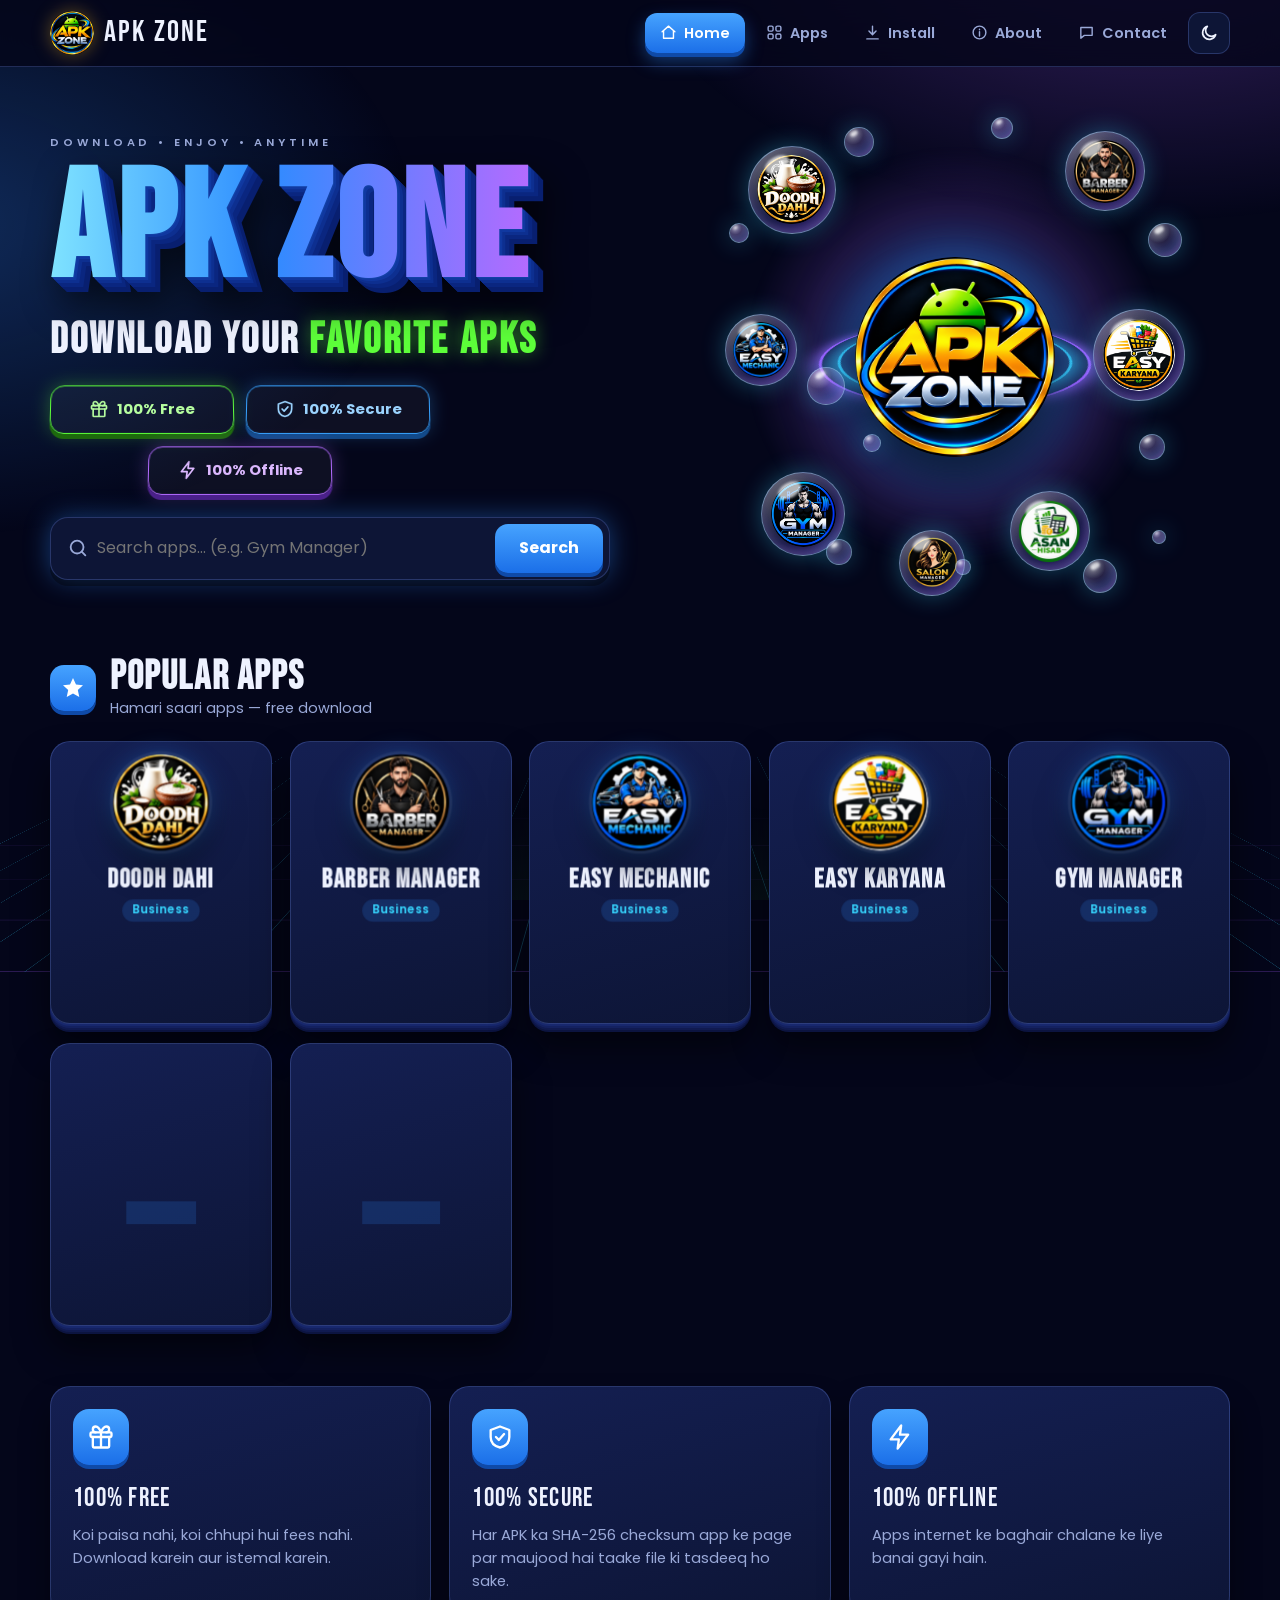
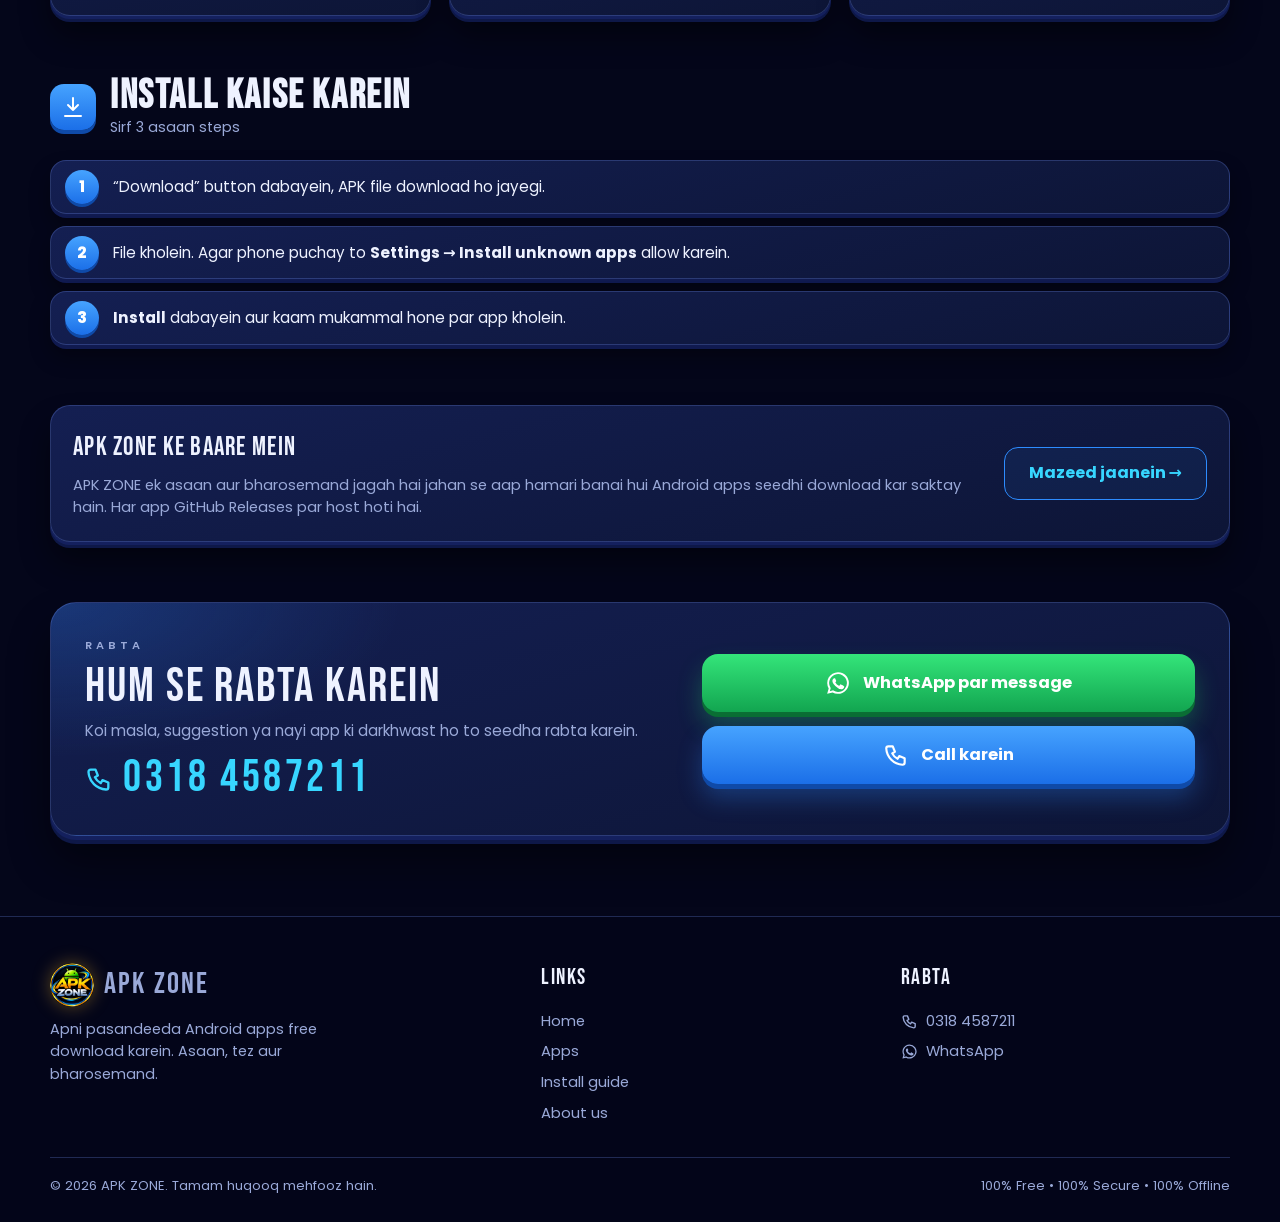
<file: index.html>
<!doctype html>
<html lang="ur-Latn">
<head>
<meta charset="utf-8">
<!-- Google tag -->
<script async src="https://www.googletagmanager.com/gtm.js?id=GTM-TGHN2T4H"></script>
<script>
  window.dataLayer = window.dataLayer || [];
  function gtag(){dataLayer.push(arguments);}
  gtag('js', new Date());
</script>
<title>APK ZONE – Free Android Business Apps | Download APK</title>
<meta name="description" content="Download free Android apps from APK ZONE: Gym Manager, Salon Manager, Barber Manager, Easy Karyana, Asan Hisab &amp; more. 100% free, secure and offline.">
<link rel="canonical" href="https://apkzone.run.place/">
<meta property="og:type" content="website">
<meta property="og:site_name" content="APK ZONE">
<meta property="og:title" content="APK ZONE – Free Android Business Apps | Download APK">
<meta property="og:description" content="Download free Android apps from APK ZONE: Gym Manager, Salon Manager, Barber Manager, Easy Karyana, Asan Hisab &amp; more. 100% free, secure and offline.">
<meta property="og:url" content="https://apkzone.run.place/">
<meta property="og:image" content="https://apkzone.run.place/icon-512.png">
<meta name="twitter:card" content="summary">
<meta name="twitter:title" content="APK ZONE – Free Android Business Apps | Download APK">
<meta name="twitter:description" content="Download free Android apps from APK ZONE: Gym Manager, Salon Manager, Barber Manager, Easy Karyana, Asan Hisab &amp; more. 100% free, secure and offline.">
<meta name="twitter:image" content="https://apkzone.run.place/icon-512.png">
<meta name="viewport" content="width=device-width,initial-scale=1">
<meta name="theme-color" content="#050816">
<meta name="application-name" content="APK ZONE">
<meta name="apple-mobile-web-app-title" content="APK ZONE">
<link rel="icon" href="favicon.ico" sizes="any">
<link rel="icon" type="image/png" sizes="48x48" href="favicon-48.png">
<link rel="icon" type="image/png" sizes="96x96" href="favicon-96.png">
<link rel="icon" type="image/png" sizes="192x192" href="favicon-192.png">
<link rel="apple-touch-icon" href="apple-touch-icon.png">
<link rel="preconnect" href="https://fonts.googleapis.com"><link rel="preconnect" href="https://fonts.gstatic.com" crossorigin>
<link href="https://fonts.googleapis.com/css2?family=Bebas+Neue&family=Poppins:wght@400;500;600;700&display=swap" rel="stylesheet">
<link rel="stylesheet" href="style.css">
<script type="application/ld+json">
{
 "@context": "https://schema.org",
 "@graph": [
  {
   "@type": "WebSite",
   "@id": "https://apkzone.run.place/#website",
   "name": "APK ZONE",
   "alternateName": [
    "APKZONE",
    "APK ZONE Free Android Apps"
   ],
   "url": "https://apkzone.run.place/",
   "inLanguage": "ur-Latn",
   "publisher": {
    "@id": "https://apkzone.run.place/#org"
   }
  },
  {
   "@type": "Organization",
   "@id": "https://apkzone.run.place/#org",
   "name": "APK ZONE",
   "url": "https://apkzone.run.place/",
   "logo": {
    "@type": "ImageObject",
    "url": "https://apkzone.run.place/icon-512.png",
    "width": 512,
    "height": 512
   }
  }
 ]
}
</script>
</head>
<body data-page="home">
<main>
<div class="wrap">
  <div class="hero">
    <div class="hero-text">
      <p class="tag">Download • Enjoy • Anytime</p>
      <h1><span class="grad">APK ZONE</span></h1>
      <h2>Download Your <em>Favorite APKs</em></h2>
      <div class="pills"><span class="pill free"><i data-ic="gift"></i>100% Free</span><span class="pill sec"><i data-ic="shield"></i>100% Secure</span><span class="pill off"><i data-ic="bolt"></i>100% Offline</span></div>
      <form class="search" id="sform" role="search"><i data-ic="search"></i><input id="q" type="search" placeholder="Search apps… (e.g. Gym Manager)" aria-label="Search apps"><button>Search</button></form>
    </div>
    <div class="stage" id="stage"><div class="scene" id="scene"><div class="glow"></div><div class="core" id="core"><span class="halo"></span><span class="halo h2"></span><div class="t3d"><img src="site-logo.png" alt="APK ZONE logo"></div></div><div id="bubbles"></div></div></div>
  </div>

  <section id="apps">
    <div class="sec-head"><span class="star"><i data-ic="star"></i></span><div><h2>Popular Apps</h2><p>Hamari saari apps — free download</p></div></div>
    <div class="grid" id="grid"></div>
  </section>

  <section>
    <div class="feat">
      <div class="box"><div class="ic"><i data-ic="gift"></i></div><h3>100% Free</h3><p>Koi paisa nahi, koi chhupi hui fees nahi. Download karein aur istemal karein.</p></div>
      <div class="box"><div class="ic"><i data-ic="shield"></i></div><h3>100% Secure</h3><p>Har APK ka SHA-256 checksum app ke page par maujood hai taake file ki tasdeeq ho sake.</p></div>
      <div class="box"><div class="ic"><i data-ic="bolt"></i></div><h3>100% Offline</h3><p>Apps internet ke baghair chalane ke liye banai gayi hain.</p></div>
    </div>
  </section>

  <section id="install"><div class="sec-head"><span class="star"><i data-ic="steps"></i></span><div><h2>Install kaise karein</h2><p>Sirf 3 asaan steps</p></div></div><div id="steps"></div></section>

  <section id="about"><div class="box about-teaser"><div><h3>APK ZONE ke baare mein</h3>
    <p>APK ZONE ek asaan aur bharosemand jagah hai jahan se aap hamari banai hui Android apps seedhi download kar saktay hain. Har app GitHub Releases par host hoti hai.</p></div>
    <a class="btn ghost" href="about.html">Mazeed jaanein →</a></div></section>

  <section id="contact"><div id="contact-box"></div></section>
</div>
</main>
<script src="main.js"></script>
</body></html>
</file>
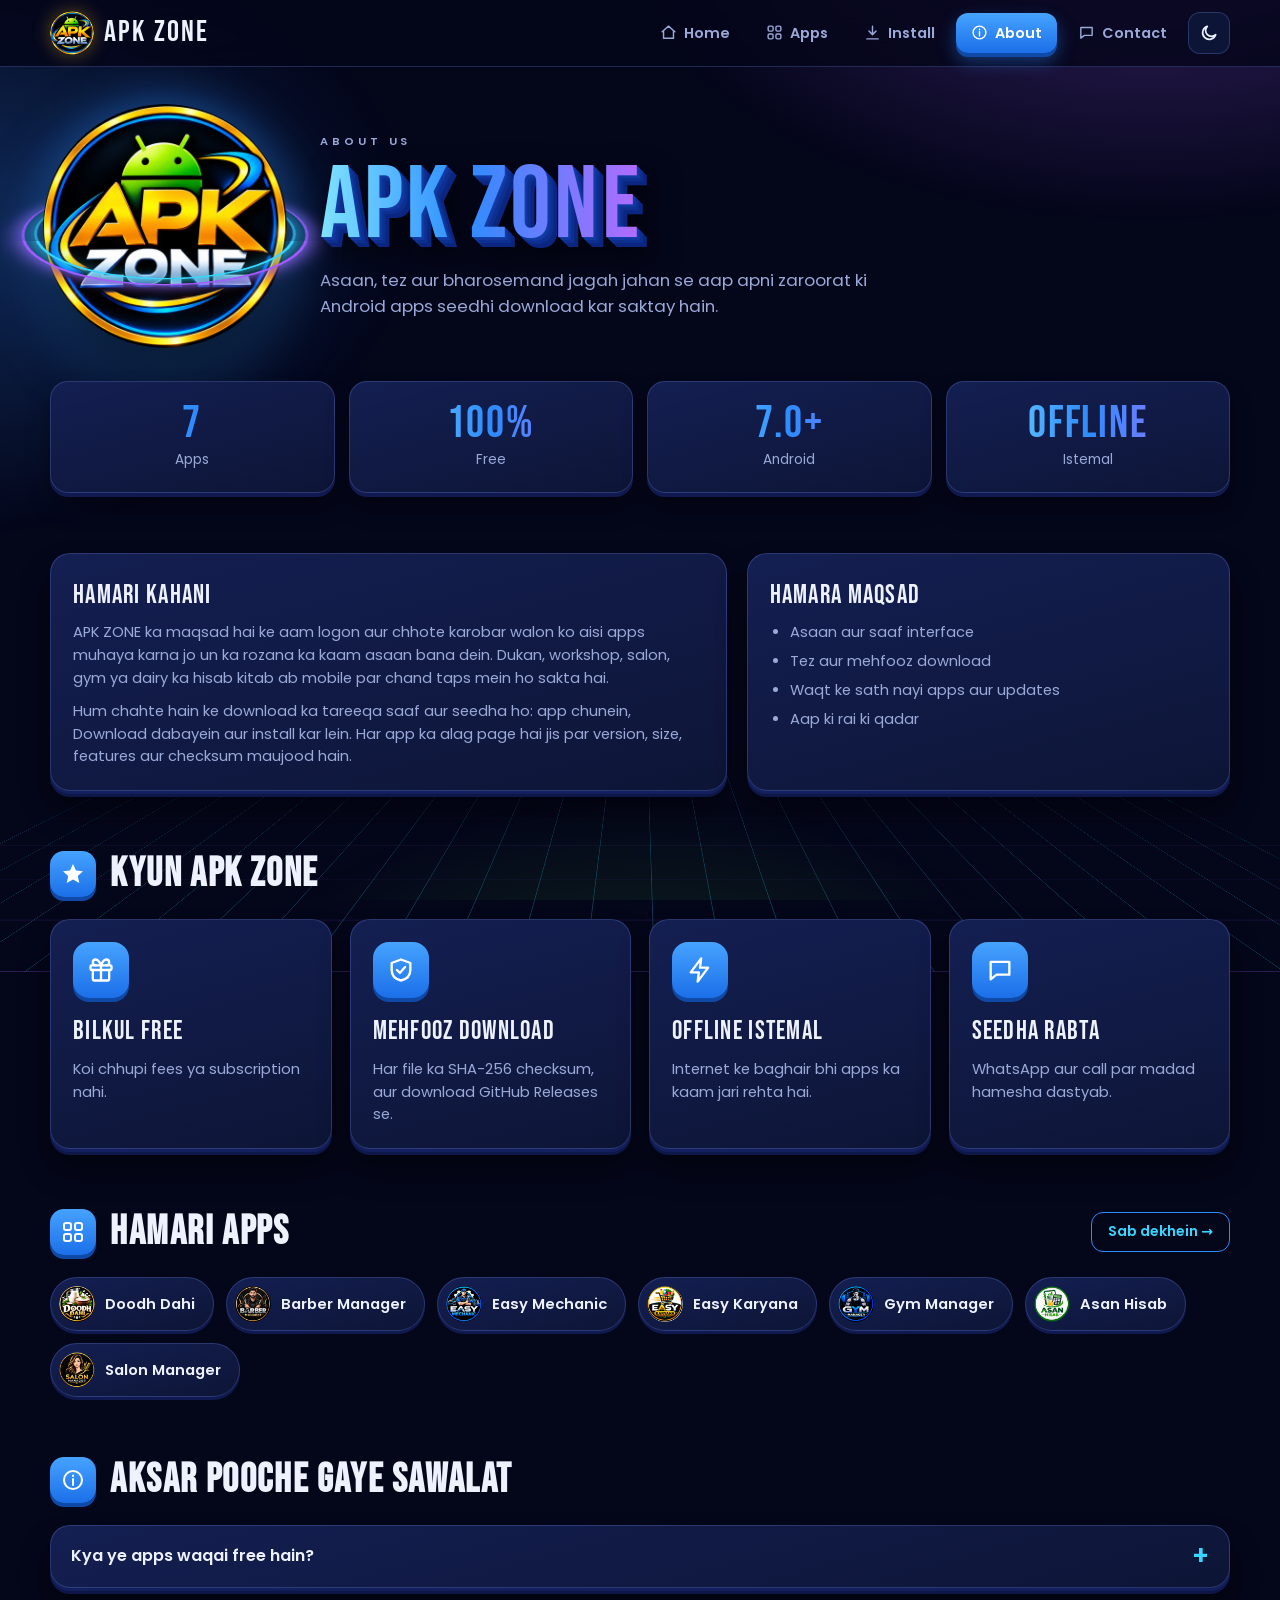
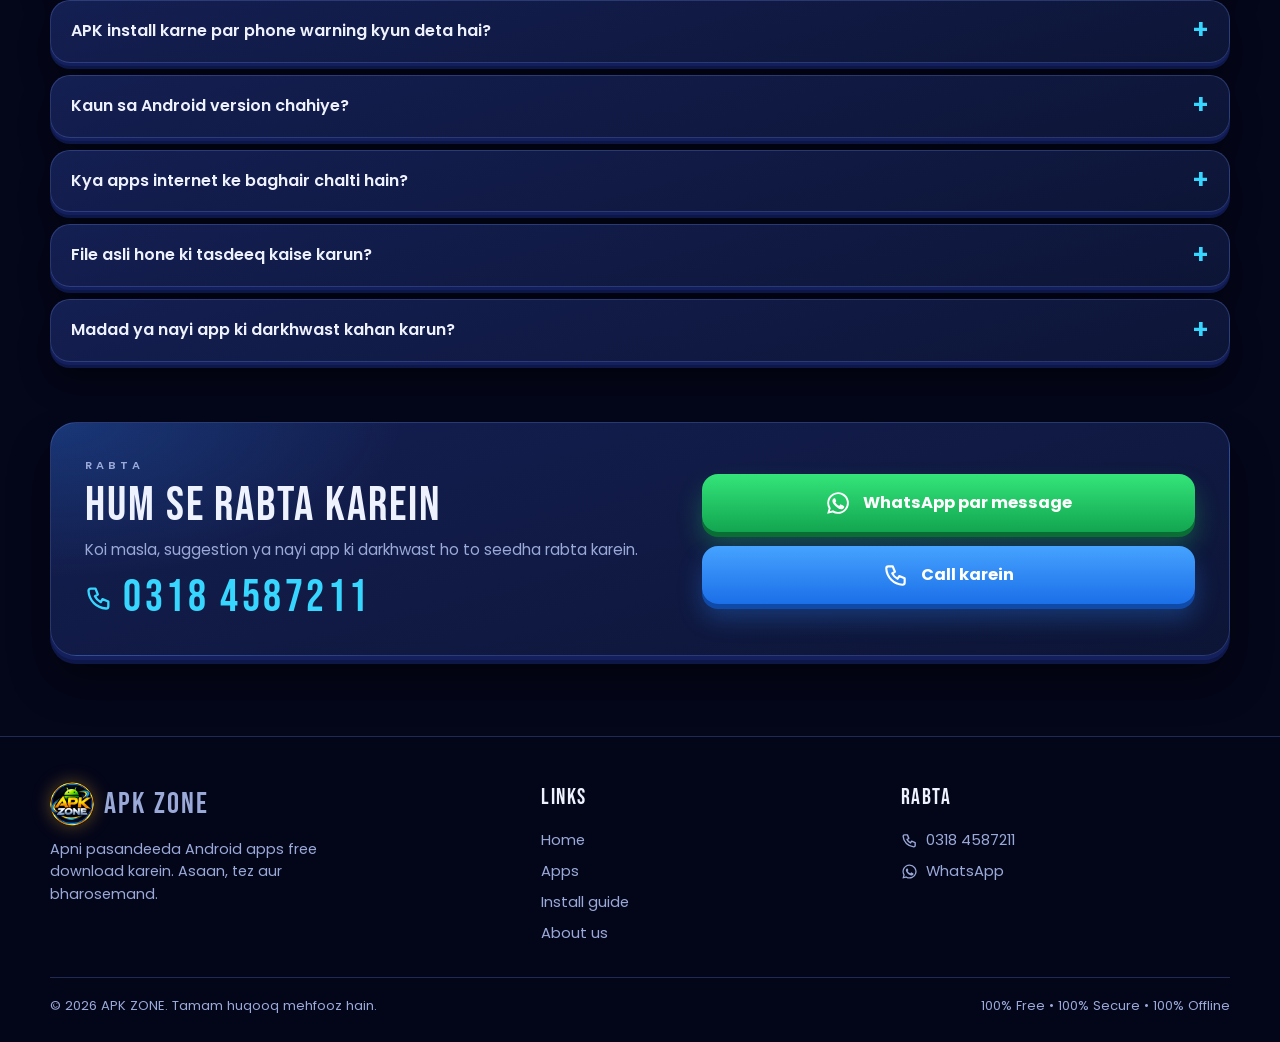
<file: about.html>
<!doctype html>
<html lang="ur-Latn">
<head>
<meta charset="utf-8">
<!-- Google tag -->
<script async src="https://www.googletagmanager.com/gtm.js?id=GTM-TGHN2T4H"></script>
<script>
  window.dataLayer = window.dataLayer || [];
  function gtag(){dataLayer.push(arguments);}
  gtag('js', new Date());
</script>
<title>About Us – APK ZONE | Free Android Apps</title>
<meta name="description" content="Learn about APK ZONE: our own Android apps for shops, salons, gyms and workshops. Free to download, checksum-verified and made to work offline.">
<link rel="canonical" href="https://apkzone.run.place/about.html">
<meta property="og:type" content="website">
<meta property="og:site_name" content="APK ZONE">
<meta property="og:title" content="About Us – APK ZONE | Free Android Apps">
<meta property="og:description" content="Learn about APK ZONE: our own Android apps for shops, salons, gyms and workshops. Free to download, checksum-verified and made to work offline.">
<meta property="og:url" content="https://apkzone.run.place/about.html">
<meta property="og:image" content="https://apkzone.run.place/icon-512.png">
<meta name="twitter:card" content="summary">
<meta name="twitter:title" content="About Us – APK ZONE | Free Android Apps">
<meta name="twitter:description" content="Learn about APK ZONE: our own Android apps for shops, salons, gyms and workshops. Free to download, checksum-verified and made to work offline.">
<meta name="twitter:image" content="https://apkzone.run.place/icon-512.png">
<meta name="viewport" content="width=device-width,initial-scale=1">
<meta name="theme-color" content="#050816">
<meta name="application-name" content="APK ZONE">
<meta name="apple-mobile-web-app-title" content="APK ZONE">
<link rel="icon" href="favicon.ico" sizes="any">
<link rel="icon" type="image/png" sizes="48x48" href="favicon-48.png">
<link rel="icon" type="image/png" sizes="96x96" href="favicon-96.png">
<link rel="icon" type="image/png" sizes="192x192" href="favicon-192.png">
<link rel="apple-touch-icon" href="apple-touch-icon.png">
<link rel="preconnect" href="https://fonts.googleapis.com"><link rel="preconnect" href="https://fonts.gstatic.com" crossorigin>
<link href="https://fonts.googleapis.com/css2?family=Bebas+Neue&family=Poppins:wght@400;500;600;700&display=swap" rel="stylesheet">
<link rel="stylesheet" href="style.css">
</head>
<body data-page="about"><main id="main"></main><script src="main.js"></script></body></html>
</file>
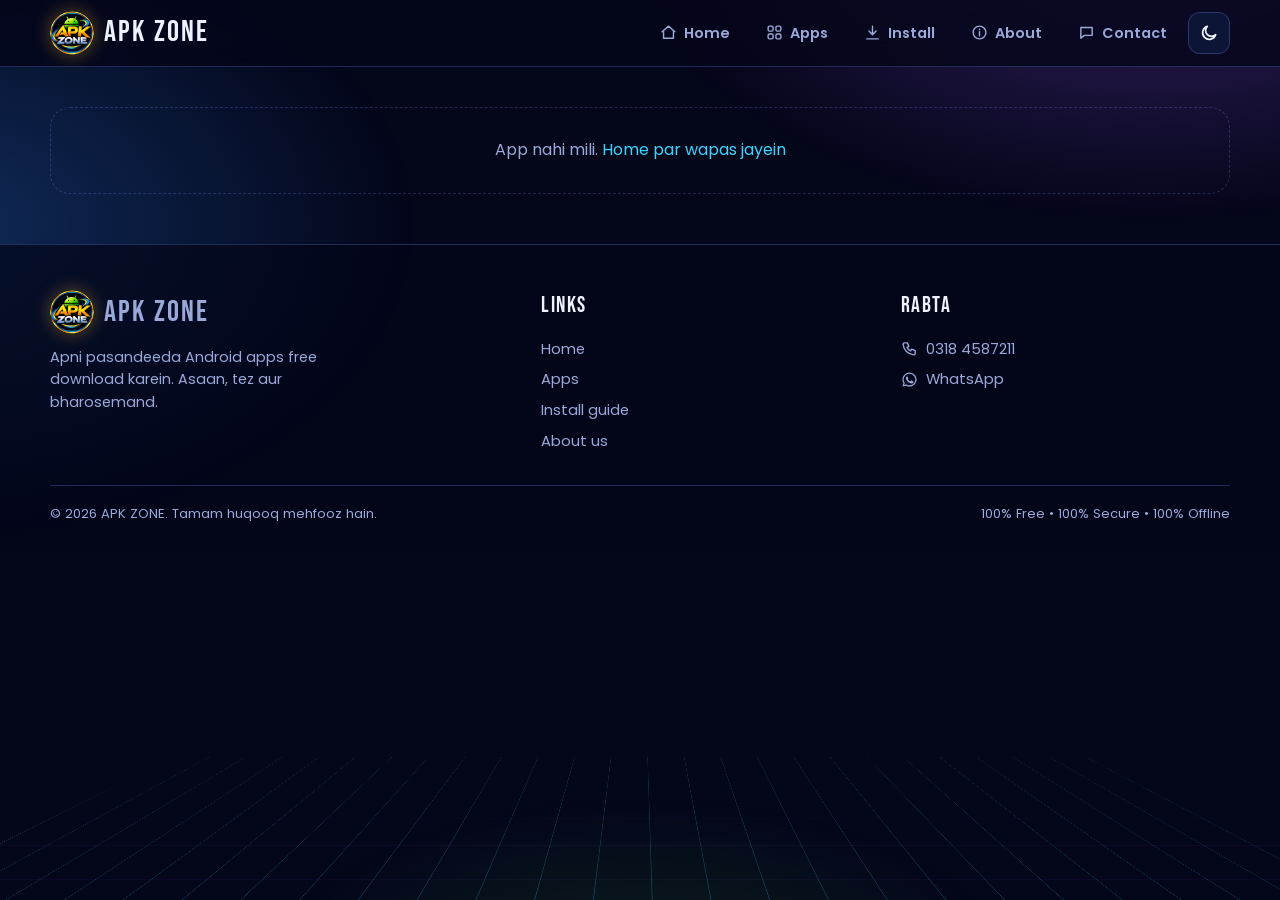
<file: app.html>
<!doctype html>
<html lang="ur-Latn">
<head>
<meta charset="utf-8">
<!-- Google tag -->
<script async src="https://www.googletagmanager.com/gtm.js?id=GTM-TGHN2T4H"></script>
<script>
  window.dataLayer = window.dataLayer || [];
  function gtag(){dataLayer.push(arguments);}
  gtag('js', new Date());
</script>
<title>App Details – APK ZONE</title>
<meta name="description" content="Download free Android apps from APK ZONE. Version, size, features and SHA-256 checksum on every app page.">
<link rel="canonical" href="https://apkzone.run.place/app.html">
<meta property="og:type" content="website">
<meta property="og:site_name" content="APK ZONE">
<meta property="og:title" content="App Details – APK ZONE">
<meta property="og:description" content="Download free Android apps from APK ZONE. Version, size, features and SHA-256 checksum on every app page.">
<meta property="og:url" content="https://apkzone.run.place/app.html">
<meta property="og:image" content="https://apkzone.run.place/icon-512.png">
<meta name="twitter:card" content="summary">
<meta name="twitter:title" content="App Details – APK ZONE">
<meta name="twitter:description" content="Download free Android apps from APK ZONE. Version, size, features and SHA-256 checksum on every app page.">
<meta name="twitter:image" content="https://apkzone.run.place/icon-512.png">
<meta name="viewport" content="width=device-width,initial-scale=1">
<meta name="theme-color" content="#050816">
<meta name="application-name" content="APK ZONE">
<meta name="apple-mobile-web-app-title" content="APK ZONE">
<link rel="icon" href="favicon.ico" sizes="any">
<link rel="icon" type="image/png" sizes="48x48" href="favicon-48.png">
<link rel="icon" type="image/png" sizes="96x96" href="favicon-96.png">
<link rel="icon" type="image/png" sizes="192x192" href="favicon-192.png">
<link rel="apple-touch-icon" href="apple-touch-icon.png">
<link rel="preconnect" href="https://fonts.googleapis.com"><link rel="preconnect" href="https://fonts.gstatic.com" crossorigin>
<link href="https://fonts.googleapis.com/css2?family=Bebas+Neue&family=Poppins:wght@400;500;600;700&display=swap" rel="stylesheet">
<link rel="stylesheet" href="style.css">
</head>
<body data-page="app"><main id="main"></main><script src="main.js"></script></body></html>
</file>
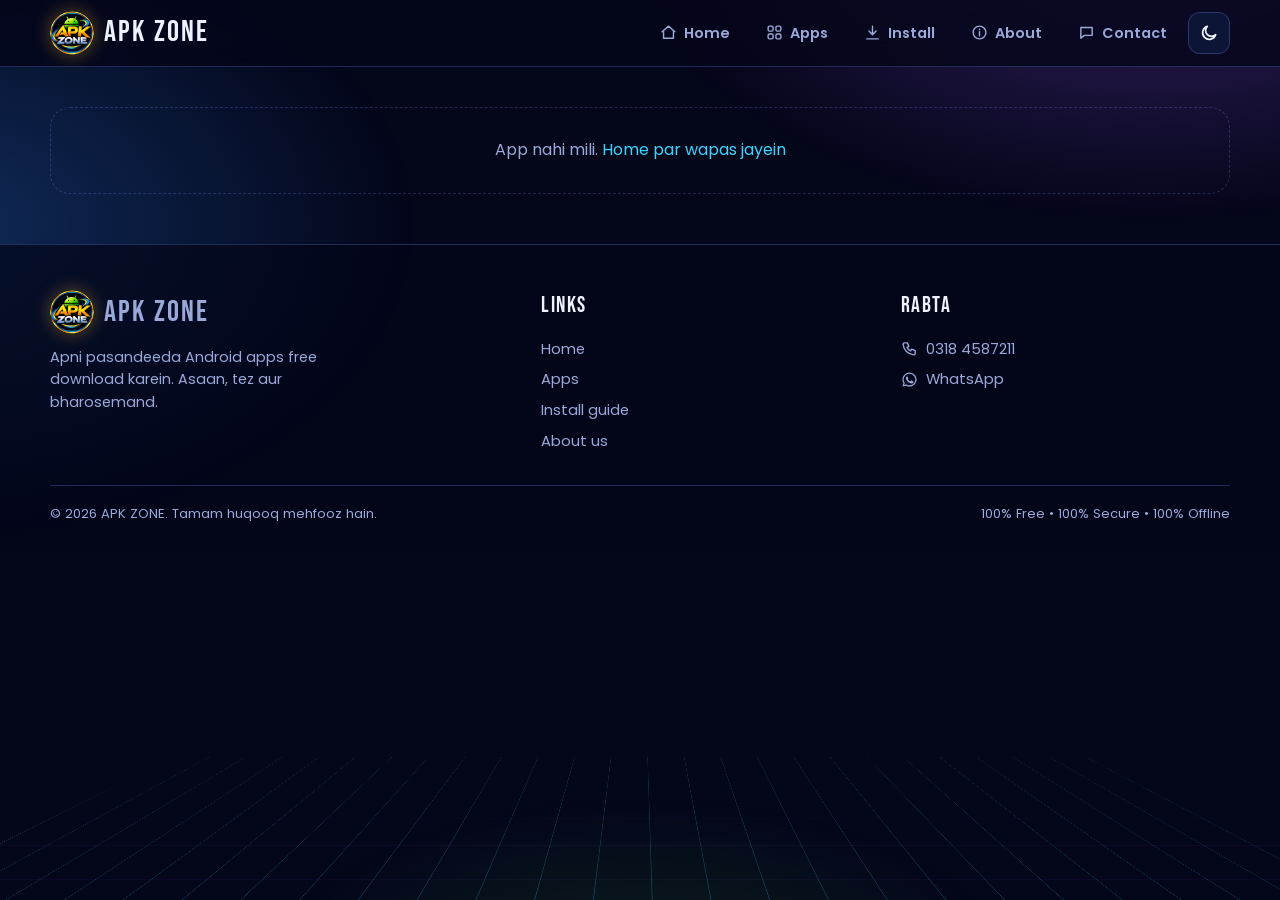
<file: privacy.html>
<!doctype html>
<html lang="ur-Latn">
<head>
<meta charset="utf-8">
<!-- Google tag -->
<script async src="https://www.googletagmanager.com/gtm.js?id=GTM-TGHN2T4H"></script>
<script>
  window.dataLayer = window.dataLayer || [];
  function gtag(){dataLayer.push(arguments);}
  gtag('js', new Date());
</script>
<title>Privacy Policy – APK ZONE</title>
<meta name="description" content="APK ZONE privacy policy: what information this website collects, how downloads work, and how to contact us.">
<link rel="canonical" href="https://apkzone.run.place/privacy.html">
<meta property="og:type" content="website">
<meta property="og:site_name" content="APK ZONE">
<meta property="og:title" content="Privacy Policy – APK ZONE">
<meta property="og:description" content="APK ZONE privacy policy: what information this website collects, how downloads work, and how to contact us.">
<meta property="og:url" content="https://apkzone.run.place/privacy.html">
<meta property="og:image" content="https://apkzone.run.place/icon-512.png">
<meta name="twitter:card" content="summary">
<meta name="twitter:title" content="Privacy Policy – APK ZONE">
<meta name="twitter:description" content="APK ZONE privacy policy: what information this website collects, how downloads work, and how to contact us.">
<meta name="twitter:image" content="https://apkzone.run.place/icon-512.png">
<meta name="viewport" content="width=device-width,initial-scale=1">
<meta name="theme-color" content="#050816">
<meta name="application-name" content="APK ZONE">
<meta name="apple-mobile-web-app-title" content="APK ZONE">
<link rel="icon" href="favicon.ico" sizes="any">
<link rel="icon" type="image/png" sizes="48x48" href="favicon-48.png">
<link rel="icon" type="image/png" sizes="96x96" href="favicon-96.png">
<link rel="icon" type="image/png" sizes="192x192" href="favicon-192.png">
<link rel="apple-touch-icon" href="apple-touch-icon.png">
<link rel="preconnect" href="https://fonts.googleapis.com"><link rel="preconnect" href="https://fonts.gstatic.com" crossorigin>
<link href="https://fonts.googleapis.com/css2?family=Bebas+Neue&family=Poppins:wght@400;500;600;700&display=swap" rel="stylesheet">
<link rel="stylesheet" href="style.css">
</head>
<body data-page="privacy"><main id="main"></main><script src="main.js"></script></body></html>
</file>
<file: style.css>
:root{
  --bg:#04061a; --bg2:#0a1030; --card:#0d1536; --card2:#141f52;
  --line:rgba(120,150,255,.25); --text:#eef2ff; --muted:#9aa9d8;
  --blue:#2d8cff; --cyan:#37d6ff; --green:#5dff3a; --purple:#a45bff; --gold:#ffc83d;
  --glow:0 0 26px rgba(45,140,255,.4); --radius:20px;
}
:root[data-theme="light"]{
  --bg:#eef2ff; --bg2:#dfe7ff; --card:#ffffff; --card2:#f2f5ff;
  --line:rgba(40,70,160,.22); --text:#0c1638; --muted:#4f5f8f; --glow:0 8px 26px rgba(45,100,255,.18);
}
*{box-sizing:border-box;margin:0;padding:0}
html{scroll-behavior:smooth;overflow-x:hidden}
body{font-family:'Poppins',system-ui,-apple-system,'Segoe UI',Roboto,sans-serif;background:var(--bg);color:var(--text);line-height:1.55;overflow-x:clip;min-height:100vh;width:100%;position:relative}
body::before{content:"";position:fixed;inset:0;z-index:-2;pointer-events:none;
  background:radial-gradient(900px 520px at 90% -10%,rgba(164,91,255,.32),transparent 60%),
   radial-gradient(800px 520px at -5% 25%,rgba(45,140,255,.28),transparent 60%),
   radial-gradient(700px 400px at 50% 115%,rgba(93,255,58,.14),transparent 60%)}
a{color:inherit;text-decoration:none}
img{max-width:100%;display:block}
.wrap{width:min(1180px,100% - 32px);margin-inline:auto}
.grad{background:linear-gradient(90deg,#7fe3ff,#2d8cff 45%,#b46bff);-webkit-background-clip:text;background-clip:text;color:transparent}

/* animated 3D grid floor behind whole site */
.bgfx{position:fixed;left:-20%;right:-20%;bottom:-8vh;height:55vh;z-index:-1;pointer-events:none;perspective:500px;opacity:.55;
  -webkit-mask-image:linear-gradient(to top,#000 10%,transparent 90%);mask-image:linear-gradient(to top,#000 10%,transparent 90%)}
.bgfx i{position:absolute;inset:0;transform:rotateX(68deg);transform-origin:50% 100%;
  background:repeating-linear-gradient(90deg,rgba(55,214,255,.5) 0 1px,transparent 1px 70px),repeating-linear-gradient(0deg,rgba(164,91,255,.5) 0 1px,transparent 1px 70px);
  animation:grid 3s linear infinite}
@keyframes grid{to{background-position:0 70px,0 70px}}
:root[data-theme="light"] .bgfx{opacity:.18}

/* header */
header.nav{position:sticky;top:0;z-index:60;backdrop-filter:blur(16px);-webkit-backdrop-filter:blur(16px);background:color-mix(in srgb,var(--bg) 80%,transparent);border-bottom:1px solid var(--line);width:100%}
.nav-in{display:flex;align-items:center;gap:14px;height:66px}
.brand{display:flex;align-items:center;gap:10px;font-weight:800;font-size:1.3rem;font-style:italic;letter-spacing:.4px;white-space:nowrap}
.brand img{width:40px;height:40px;border-radius:12px;box-shadow:var(--glow)}
.brand b{color:var(--blue)}
nav.links{margin-left:auto;display:flex;align-items:center;gap:6px}
nav.links a{padding:9px 15px;border-radius:12px;font-weight:600;font-size:.9rem;color:var(--muted);transition:.2s;white-space:nowrap}
nav.links a:hover{color:var(--text);background:var(--card)}
nav.links a.active{background:linear-gradient(180deg,#46a3ff,#1b6fe8);color:#fff;box-shadow:0 4px 0 #0f4aa8,0 8px 18px rgba(45,140,255,.4)}
.icon-btn{border:1px solid var(--line);background:var(--card);color:var(--text);width:42px;height:42px;border-radius:12px;cursor:pointer;font-size:1.1rem;display:grid;place-items:center;flex:none}
.burger{display:none;margin-left:auto}
@media(max-width:860px){
  .burger{display:grid}
  nav.links{position:fixed;top:66px;left:0;right:0;margin:0;padding:14px 16px 20px;background:color-mix(in srgb,var(--bg2) 96%,#000);border-bottom:1px solid var(--line);
    display:none;grid-template-columns:1fr 1fr;gap:10px;box-shadow:0 24px 40px rgba(0,0,0,.5)}
  nav.links.open{display:grid;animation:drop .25s ease}
  nav.links a{background:var(--card);border:1px solid var(--line);text-align:center;padding:14px 8px;font-size:.95rem;color:var(--text)}
  nav.links .icon-btn{width:100%;grid-column:1/-1}
}
@keyframes drop{from{opacity:0;transform:translateY(-10px)}}

/* ---------- HERO 3D ---------- */
.hero{position:relative;padding:40px 0 20px;display:grid;grid-template-columns:minmax(0,1.05fr) minmax(0,.95fr);gap:20px;align-items:center}
.hero>*{min-width:0}
.tag{letter-spacing:.35em;font-size:.7rem;color:var(--muted);font-weight:600;margin-bottom:8px;text-transform:uppercase}
.hero h1{font-size:clamp(3.2rem,9vw,5.8rem);line-height:.95;font-weight:800;font-style:italic;letter-spacing:-1px;
  filter:drop-shadow(1px 1px 0 #1241a6) drop-shadow(2px 2px 0 #1038a0) drop-shadow(3px 3px 0 #0d2f90) drop-shadow(4px 4px 0 #0a2680) drop-shadow(5px 5px 0 #081f70) drop-shadow(8px 14px 18px rgba(0,0,0,.6))}
.hero h1 .z{display:block}
.hero h2{font-size:clamp(1.3rem,3.2vw,2rem);font-weight:700;margin:20px 0 18px}
.hero h2 em{font-style:normal;color:var(--green);text-shadow:0 0 18px rgba(93,255,58,.5)}
.pills{display:flex;flex-wrap:wrap;gap:10px;margin-bottom:22px}
.pill{display:flex;align-items:center;gap:8px;padding:9px 15px;border-radius:14px;font-weight:700;font-size:.88rem;border:1.5px solid;background:rgba(255,255,255,.04);transform:perspective(500px) rotateX(8deg);box-shadow:0 5px 0 rgba(0,0,0,.35)}
.pill.free{border-color:#5dff3a;color:#b6ff9f;box-shadow:0 5px 0 #1d6a0c,0 0 18px rgba(93,255,58,.3)}
.pill.sec{border-color:#37a2ff;color:#9bd4ff;box-shadow:0 5px 0 #124a8a,0 0 18px rgba(55,162,255,.3)}
.pill.off{border-color:#b36bff;color:#dcb8ff;box-shadow:0 5px 0 #4a208a,0 0 18px rgba(179,107,255,.3)}
:root[data-theme="light"] .pill.free{color:#1c7a05}:root[data-theme="light"] .pill.sec{color:#0b5fb8}:root[data-theme="light"] .pill.off{color:#6a22b8}
.search{display:flex;align-items:center;gap:8px;background:var(--card);border:1.5px solid var(--line);border-radius:18px;padding:6px 6px 6px 16px;box-shadow:0 6px 0 rgba(0,0,0,.35),var(--glow);width:100%;max-width:560px}
.search:focus-within{border-color:var(--blue)}
.search input{flex:1;min-width:0;background:none;border:0;outline:0;color:var(--text);font:inherit;font-size:1rem;padding:11px 0}
.search button{flex:none;border:0;cursor:pointer;color:#fff;font:inherit;font-weight:700;padding:12px 20px;border-radius:13px;background:linear-gradient(180deg,#46a3ff,#1b6fe8);box-shadow:0 4px 0 #0f4aa8;white-space:nowrap}
.search button:active{transform:translateY(3px);box-shadow:0 1px 0 #0f4aa8}

.stage{position:relative;height:540px;display:grid;place-items:center;touch-action:pan-y;user-select:none;-webkit-user-select:none}
.scene{position:relative;width:460px;height:520px;perspective:1100px;transform:scale(var(--s,1));flex:none}
.floor{position:absolute;left:50%;bottom:0;width:470px;height:470px;margin-left:-235px;border-radius:50%;transform:rotateX(76deg);
  background:radial-gradient(circle,rgba(45,140,255,.6),rgba(164,91,255,.18) 50%,transparent 68%);filter:blur(2px)}
.floor::after{content:"";position:absolute;inset:14%;border-radius:50%;border:2px solid rgba(55,214,255,.6);box-shadow:0 0 30px var(--cyan),inset 0 0 30px rgba(55,214,255,.4)}
.rig{position:absolute;inset:0;transform-style:preserve-3d;transform:rotateX(var(--rx,-6deg)) rotateY(var(--ry,-16deg))}
.phone3d{position:absolute;left:50%;top:50%;width:204px;height:410px;margin:-205px 0 0 -102px;transform-style:preserve-3d}
.pl{position:absolute;inset:0;border-radius:38px;background:linear-gradient(160deg,#2c3fa8,#0b1450);border:2px solid #5b74ff;transform:translateZ(var(--z))}
.pf{position:absolute;inset:0;border-radius:38px;background:linear-gradient(160deg,#3a4fd0,#101a6a);padding:9px;transform:translateZ(1px);transform-style:preserve-3d;box-shadow:0 0 60px rgba(45,140,255,.55)}
.screen{height:100%;border-radius:30px;background:linear-gradient(180deg,#060c2c,#0d1a55 70%,#13266f);padding:30px 12px 10px;overflow:hidden;position:relative;transform-style:preserve-3d;display:flex;flex-direction:column}
.screen::before{content:"";position:absolute;top:9px;left:50%;width:64px;height:16px;margin-left:-32px;border-radius:12px;background:#000;z-index:3}
.screen::after{content:"";position:absolute;inset:0;background:linear-gradient(115deg,transparent 28%,rgba(255,255,255,.16) 44%,transparent 58%);pointer-events:none;z-index:4;border-radius:30px}
.sb{display:flex;justify-content:space-between;font-size:.55rem;font-weight:700;color:#cfe0ff;margin:-18px 4px 8px}
.pf .mini-search{height:20px;border-radius:10px;background:rgba(255,255,255,.1);margin-bottom:12px;font-size:.55rem;color:#9fb4ff;display:flex;align-items:center;padding-left:8px}
.icons{display:grid;grid-template-columns:repeat(3,1fr);gap:11px 6px;transform-style:preserve-3d}
.icons div{text-align:center;font-size:.5rem;font-weight:600;color:#dbe6ff;transform-style:preserve-3d;transform:translateZ(14px)}
.icons img{width:100%;aspect-ratio:1;border-radius:50%;box-shadow:0 6px 10px rgba(0,0,0,.55),0 0 12px rgba(45,140,255,.5);margin-bottom:2px}
.dock{margin-top:auto;height:34px;border-radius:14px;background:linear-gradient(180deg,#5dff3a,#2fc40e);color:#062a05;font-weight:800;font-size:.7rem;display:grid;place-items:center;box-shadow:0 4px 0 #1b7a07;transform:translateZ(18px)}
.orbit{position:absolute;left:50%;top:48%;width:0;height:0;transform-style:preserve-3d;transform:rotateX(72deg)}
.spin{position:absolute;inset:0;transform-style:preserve-3d;animation:spin 28s linear infinite}
.ringline{position:absolute;border-radius:50%;border:2px solid rgba(55,214,255,.75);box-shadow:0 0 18px var(--cyan),inset 0 0 18px rgba(55,214,255,.35);width:380px;height:380px;left:-190px;top:-190px}
.ringline.r2{width:440px;height:440px;left:-220px;top:-220px;border:2px dashed rgba(180,107,255,.7);box-shadow:0 0 16px var(--purple)}
.it{position:absolute;left:0;top:0;transform-style:preserve-3d;transform:rotateZ(var(--a)) translateX(190px)}
.it img{position:absolute;width:66px;height:66px;left:-33px;top:-33px;border-radius:50%;filter:drop-shadow(0 0 12px rgba(45,140,255,.9)) drop-shadow(0 10px 8px rgba(0,0,0,.5));animation:unspin 28s linear infinite}
@keyframes spin{to{transform:rotateZ(360deg)}}
@keyframes unspin{from{transform:rotateZ(var(--na)) rotateZ(0deg) rotateX(-72deg)}to{transform:rotateZ(var(--na)) rotateZ(-360deg) rotateX(-72deg)}}

.hero-fx{position:absolute;inset:0;perspective:700px;pointer-events:none;z-index:-1}
.cube{position:absolute;width:44px;height:44px;transform-style:preserve-3d;animation:cube 16s linear infinite}
.cube i{position:absolute;inset:0;border:1.5px solid rgba(120,200,255,.8);background:linear-gradient(135deg,rgba(45,140,255,.35),rgba(164,91,255,.3));box-shadow:0 0 14px rgba(55,214,255,.5) inset}
.cube i:nth-child(1){transform:translateZ(22px)}.cube i:nth-child(2){transform:rotateY(90deg) translateZ(22px)}
.cube i:nth-child(3){transform:rotateY(180deg) translateZ(22px)}.cube i:nth-child(4){transform:rotateY(-90deg) translateZ(22px)}
.cube i:nth-child(5){transform:rotateX(90deg) translateZ(22px)}.cube i:nth-child(6){transform:rotateX(-90deg) translateZ(22px)}
.c1{left:44%;top:4%}.c2{right:2%;bottom:6%;width:34px;height:34px;animation-duration:12s}.c3{left:1%;bottom:2%;width:28px;height:28px;animation-duration:20s}
@keyframes cube{to{transform:rotateX(360deg) rotateY(360deg)}}

@media(max-width:900px){
  .hero{grid-template-columns:1fr;padding-top:26px;gap:0}
  .stage{height:calc(520px * var(--s,1) + 10px)}
}
@media(max-width:500px){.scene{--s:.64}.stage{--s:.64}.hero h1{font-size:3.6rem}}
@media(max-width:370px){.scene{--s:.58}.stage{--s:.58}}
@media(min-width:501px) and (max-width:900px){.scene,.stage{--s:.95}}
@media(prefers-reduced-motion:reduce){.spin,.it img,.cube,.bgfx i{animation:none}}

/* sections */
section{padding:30px 0}
.sec-head{display:flex;align-items:center;gap:14px;margin-bottom:22px}
.sec-head .star{font-size:2rem;filter:drop-shadow(0 0 10px var(--gold))}
.sec-head h2{font-size:1.7rem;font-weight:800;line-height:1.1}
.sec-head p{color:var(--muted);font-size:.9rem}
.sec-head .more{margin-left:auto;border:1.5px solid var(--blue);color:var(--cyan);padding:8px 16px;border-radius:12px;font-weight:600;font-size:.88rem;white-space:nowrap}
.grid{display:grid;grid-template-columns:repeat(auto-fill,minmax(210px,1fr));gap:18px}
@media(max-width:560px){.grid{grid-template-columns:repeat(2,minmax(0,1fr));gap:14px}}

.card{position:relative;background:linear-gradient(165deg,var(--card2),var(--card));border:1px solid var(--line);border-radius:var(--radius);padding:18px 12px 14px;text-align:center;
  display:flex;flex-direction:column;align-items:center;gap:6px;transform-style:preserve-3d;
  transform:perspective(900px) rotateX(var(--cx,0deg)) rotateY(var(--cy,0deg));transition:transform .18s ease-out,box-shadow .25s;will-change:transform;
  box-shadow:0 2px 0 #18286e,0 4px 0 #142160,0 6px 0 #101a50,0 8px 0 #0c1440,0 22px 34px rgba(0,0,0,.55)}
:root[data-theme="light"] .card{box-shadow:0 2px 0 #c9d4ff,0 4px 0 #bac7fb,0 6px 0 #aab9f4,0 18px 28px rgba(40,70,160,.25)}
.card:hover{box-shadow:0 2px 0 #1d33a0,0 4px 0 #182a88,0 6px 0 #122070,0 8px 0 #0e1858,0 26px 44px rgba(45,140,255,.4);border-color:var(--blue)}
.card::after{content:"";position:absolute;inset:0;border-radius:inherit;pointer-events:none;background:radial-gradient(240px circle at var(--mx,50%) var(--my,0%),rgba(255,255,255,.16),transparent 60%);opacity:0;transition:opacity .2s}
.card:hover::after{opacity:1}
.card .lg{display:block;transform:translateZ(40px);filter:drop-shadow(0 14px 12px rgba(0,0,0,.55))}
.card img{width:92px;height:92px;border-radius:50%;box-shadow:0 0 0 3px rgba(255,255,255,.06),0 0 24px rgba(45,140,255,.35)}
.card h3{font-size:1.05rem;font-weight:700;margin-top:8px;transform:translateZ(28px)}
.card .meta{color:var(--muted);font-size:.8rem;transform:translateZ(14px)}
.card .cat{font-size:.7rem;padding:2px 10px;border-radius:99px;background:rgba(45,140,255,.18);color:var(--cyan);font-weight:600;transform:translateZ(18px)}
.dl{display:inline-flex;align-items:center;justify-content:center;gap:8px;width:100%;margin-top:8px;padding:12px 14px;border-radius:14px;border:0;cursor:pointer;font:inherit;font-weight:800;color:#06210a;
  background:linear-gradient(180deg,#9bff52,#3ad414);box-shadow:0 5px 0 #1d8a0a,0 12px 22px rgba(93,255,58,.35);transition:.12s;transform:translateZ(36px);position:relative}
.dl:hover{filter:brightness(1.08)}
.dl:active{transform:translateZ(36px) translateY(4px);box-shadow:0 1px 0 #1d8a0a,0 4px 10px rgba(93,255,58,.3)}
.dl.big{width:auto;padding:15px 34px;font-size:1.1rem;border-radius:18px;transform:none}
.dl.big:active{transform:translateY(4px)}
.empty{color:var(--muted);padding:30px;text-align:center;border:1px dashed var(--line);border-radius:var(--radius)}

/* reveal */
.rv{opacity:0;translate:0 44px;scale:.96;transition:opacity .6s ease,translate .6s cubic-bezier(.2,.8,.2,1),scale .6s}
.rv.in{opacity:1;translate:0 0;scale:1}

.feat{display:grid;grid-template-columns:repeat(auto-fit,minmax(230px,1fr));gap:18px}
.box{background:linear-gradient(165deg,var(--card2),var(--card));border:1px solid var(--line);border-radius:var(--radius);padding:22px;box-shadow:0 3px 0 #14205e,0 6px 0 #0e1848,0 20px 30px rgba(0,0,0,.45)}
:root[data-theme="light"] .box{box-shadow:0 3px 0 #c9d4ff,0 6px 0 #b4c2fb,0 16px 26px rgba(40,70,160,.2)}
.box .ic{font-size:2.2rem;margin-bottom:6px;display:inline-block;filter:drop-shadow(0 8px 6px rgba(0,0,0,.5));animation:bob 4s ease-in-out infinite}
@keyframes bob{50%{transform:translateY(-6px) rotate(6deg)}}
.box h3{font-size:1.05rem;margin-bottom:4px}
.box p,.box li{color:var(--muted);font-size:.92rem}
ol.steps{counter-reset:s;list-style:none;display:grid;gap:12px}
ol.steps li{counter-increment:s;position:relative;padding:14px 16px 14px 62px;background:linear-gradient(165deg,var(--card2),var(--card));border:1px solid var(--line);border-radius:16px;font-size:.95rem;box-shadow:0 4px 0 #101a50,0 12px 20px rgba(0,0,0,.35)}
ol.steps li::before{content:counter(s);position:absolute;left:14px;top:50%;transform:translateY(-50%);width:34px;height:34px;border-radius:50%;display:grid;place-items:center;font-weight:800;background:linear-gradient(180deg,#46a3ff,#1b6fe8);color:#fff;box-shadow:0 3px 0 #0f4aa8}

/* detail */
.crumb{color:var(--muted);font-size:.88rem;padding:22px 0 0}.crumb a{color:var(--cyan)}
.d-head{display:grid;grid-template-columns:auto minmax(0,1fr);gap:30px;align-items:center;padding:26px 0}
.d-logo{position:relative;width:190px;height:190px;perspective:700px;transform-style:preserve-3d}
.d-logo .halo{position:absolute;inset:-14px;border-radius:50%;border:3px solid var(--cyan);box-shadow:0 0 26px var(--cyan),inset 0 0 26px rgba(55,214,255,.4);transform:rotateX(70deg);animation:halo 6s linear infinite}
.d-logo .halo.h2{border-color:var(--purple);box-shadow:0 0 26px var(--purple);animation-duration:9s;animation-direction:reverse;inset:-26px}
@keyframes halo{from{transform:rotateX(70deg) rotateZ(0)}to{transform:rotateX(70deg) rotateZ(360deg)}}
.d-logo .in3d{position:absolute;inset:0;transform-style:preserve-3d;transform:rotateX(var(--cx,0deg)) rotateY(var(--cy,0deg));transition:transform .18s ease-out}
.d-logo img{width:100%;height:100%;border-radius:50%;transform:translateZ(40px);filter:drop-shadow(0 26px 20px rgba(0,0,0,.6)) drop-shadow(0 0 22px rgba(45,140,255,.6))}
.d-head h1{font-size:clamp(1.9rem,5vw,2.9rem);font-weight:800;line-height:1.1;filter:drop-shadow(2px 3px 0 rgba(0,0,0,.4))}
.d-head .tl{color:var(--muted);margin:6px 0 16px}
.d-head .row{display:flex;flex-wrap:wrap;gap:12px;align-items:center}
.note{font-size:.82rem;color:var(--muted)}
@media(max-width:620px){.d-head{grid-template-columns:1fr;text-align:center;justify-items:center}.d-head .row{justify-content:center}.d-logo{width:150px;height:150px}}
.info{display:grid;grid-template-columns:repeat(auto-fit,minmax(140px,1fr));gap:12px}
.info div{background:linear-gradient(165deg,var(--card2),var(--card));border:1px solid var(--line);border-radius:16px;padding:14px;text-align:center;box-shadow:0 4px 0 #101a50,0 12px 18px rgba(0,0,0,.35)}
.info small{display:block;color:var(--muted);font-size:.76rem}.info b{font-size:1rem}
.two{display:grid;grid-template-columns:minmax(0,1.4fr) minmax(0,1fr);gap:20px}
@media(max-width:820px){.two{grid-template-columns:1fr}}
.box ul{padding-left:20px;display:grid;gap:6px}.box p+p{margin-top:10px}
.hash{font-family:ui-monospace,Menlo,monospace;font-size:.74rem;word-break:break-all;color:var(--muted)}
.shots{display:flex;gap:14px;overflow-x:auto;padding:6px 2px 14px;scroll-snap-type:x mandatory;perspective:900px}
.shots img{height:420px;width:auto;border-radius:20px;border:1px solid var(--line);cursor:zoom-in;scroll-snap-align:start;background:var(--card);box-shadow:0 10px 0 #101a50,0 24px 30px rgba(0,0,0,.5)}
.lightbox{position:fixed;inset:0;background:rgba(0,0,0,.92);display:none;place-items:center;z-index:100;padding:20px;cursor:zoom-out}
.lightbox.on{display:grid}.lightbox img{max-height:92vh;border-radius:14px}
footer{margin-top:40px;border-top:1px solid var(--line);padding:30px 0 40px;color:var(--muted);font-size:.9rem;background:color-mix(in srgb,var(--bg) 70%,transparent)}
.f-in{display:flex;flex-wrap:wrap;gap:12px 20px;justify-content:space-between;align-items:center}
.toast{position:fixed;bottom:22px;left:50%;transform:translateX(-50%);background:var(--card);border:1px solid var(--blue);padding:12px 20px;border-radius:14px;z-index:200;box-shadow:var(--glow);max-width:90vw}

.icon-btn .lb{display:none}
@media(max-width:860px){.icon-btn .lb{display:inline}.stage{margin-top:-80px;margin-bottom:-20px}}
.it img{max-width:none}

/* ================= v3: professional pass ================= */
:root{--head:'Bebas Neue','Anton','Oswald','Impact','Arial Narrow',sans-serif}
h1,h2,h3,h4,.brand,.bignum,.stats b{font-family:var(--head);font-weight:400;font-style:normal}
svg{flex:none}
.brand{font-size:1.9rem;letter-spacing:.07em;font-style:normal;gap:10px}
.brand img{width:44px;height:44px;border-radius:50%;box-shadow:0 0 18px rgba(255,190,40,.35)}
nav.links a{display:inline-flex;align-items:center;gap:7px}
nav.links a svg{width:17px;height:17px}
nav.links a.active{color:#fff}
.icon-btn svg{width:20px;height:20px}

/* hero */
.hero h1{font-family:var(--head);font-size:clamp(4.2rem,min(21vw,9.5rem),9.5rem);font-style:normal;letter-spacing:.03em;line-height:.95;white-space:nowrap}
.hero h2{font-size:clamp(1.9rem,5.2vw,2.7rem);letter-spacing:.06em;margin:14px 0 22px;line-height:1.05}
.tag{font-family:'Poppins',sans-serif}
.pills{display:grid;grid-template-columns:1fr 1fr;gap:12px;max-width:380px;margin-bottom:22px}
.pill{justify-content:center;padding:12px 8px;font-size:.92rem;white-space:nowrap;gap:8px}
.pill svg{width:20px;height:20px}
.pill:nth-child(3){grid-column:1/-1;justify-self:center;width:calc(50% - 6px)}
.search svg{width:22px;height:22px;color:var(--muted);flex:none}
.search button{padding:12px 24px}
@media(max-width:900px){
  .hero-text{text-align:center}
  .pills,.search{margin-inline:auto}
}

/* 3D orbit now sits behind the phone, centred */
.orbit{top:50%;transform:translateZ(-70px)}
.ringline{width:400px;height:400px;left:-200px;top:-200px}
.ringline.r2{width:460px;height:460px;left:-230px;top:-230px}
.it{transform:rotateZ(var(--a)) translateX(200px)}
@keyframes unspin{from{transform:rotateZ(var(--na))}to{transform:rotateZ(var(--na)) rotateZ(-360deg)}}
@media(max-width:500px){.scene{--s:.72}.stage{--s:.72}}
@media(max-width:370px){.scene{--s:.64}.stage{--s:.64}}
@media(max-width:900px){.stage{margin-top:-30px;margin-bottom:-30px}}

/* headings */
.sec-head h2{font-size:2.5rem;letter-spacing:.04em;line-height:1}
.sec-head .star{display:grid;place-items:center;width:46px;height:46px;border-radius:14px;background:linear-gradient(180deg,#46a3ff,#1b6fe8);color:#fff;font-size:1.5rem;box-shadow:0 4px 0 #0f4aa8;filter:none;flex:none}
.sec-head .star svg{width:24px;height:24px}
.card h3{font-size:1.55rem;letter-spacing:.05em;line-height:1.1}
.box h3{font-size:1.6rem;letter-spacing:.05em;margin-bottom:6px}
.box .ic{width:56px;height:56px;border-radius:16px;display:grid;place-items:center;background:linear-gradient(180deg,#46a3ff,#1b6fe8);color:#fff;box-shadow:0 4px 0 #0f4aa8;animation:none;filter:none;margin-bottom:14px}
.box .ic svg{width:28px;height:28px}
.d-head h1{font-size:clamp(2.8rem,8vw,4.4rem);letter-spacing:.05em;line-height:1}
.dl svg{width:1.15em;height:1.15em}
.dl.big{font-size:1.05rem}

/* buttons */
.btn{display:inline-flex;align-items:center;justify-content:center;gap:8px;padding:13px 24px;border-radius:14px;font-weight:700;white-space:nowrap}
.btn.ghost{border:1.5px solid var(--blue);color:var(--cyan);background:rgba(45,140,255,.08)}
.btn.ghost:hover{background:rgba(45,140,255,.18)}
.about-teaser{display:flex;gap:20px;align-items:center;justify-content:space-between;flex-wrap:wrap}
.about-teaser>div{flex:1 1 320px}

/* contact */
.contact-card{display:grid;grid-template-columns:minmax(0,1.2fr) minmax(0,1fr);gap:26px;align-items:center;padding:34px;border-radius:26px;border:1px solid var(--line);
  background:radial-gradient(500px 220px at 0% 0%,rgba(45,140,255,.22),transparent 70%),linear-gradient(165deg,var(--card2),var(--card));box-shadow:0 4px 0 #14205e,0 8px 0 #0e1848,0 26px 40px rgba(0,0,0,.45)}
.contact-card h2{font-size:clamp(2.2rem,6vw,3rem);letter-spacing:.04em;line-height:1;margin-bottom:8px}
.contact-card .cn{color:var(--muted);font-size:.95rem}
.bignum{display:flex;align-items:center;gap:10px;white-space:nowrap;font-size:clamp(1.9rem,8.5vw,2.8rem);letter-spacing:.08em;color:var(--cyan);margin-top:14px;line-height:1}
.bignum svg{width:28px;height:28px}
.cbtns{display:grid;gap:14px}
.cbtn{display:flex;align-items:center;justify-content:center;gap:12px;padding:16px 20px;border-radius:16px;font-weight:700;font-size:1.02rem;color:#fff;transition:.12s}
.cbtn svg{width:26px;height:26px}
.cbtn.wa{background:linear-gradient(180deg,#34e57a,#12a550);box-shadow:0 5px 0 #0a6e34,0 14px 24px rgba(37,211,102,.3)}
.cbtn.call{background:linear-gradient(180deg,#46a3ff,#1b6fe8);box-shadow:0 5px 0 #0f4aa8,0 14px 24px rgba(45,140,255,.3)}
.cbtn.mail{background:linear-gradient(180deg,#b46bff,#7a2fe0);box-shadow:0 5px 0 #4b1b94}
.cbtn:active{transform:translateY(4px);box-shadow:0 1px 0 rgba(0,0,0,.4)}
@media(max-width:720px){.contact-card{grid-template-columns:1fr;padding:24px 20px;text-align:center}.bignum{justify-content:center}}

/* footer */
footer{padding:44px 0 26px;margin-top:50px}
.f-grid{display:grid;grid-template-columns:1.4fr 1fr 1fr;gap:30px;margin-bottom:28px}
.f-grid h4{font-size:1.4rem;letter-spacing:.07em;color:var(--text);margin-bottom:10px}
.f-grid a:not(.brand){display:flex;align-items:center;gap:8px;color:var(--muted);padding:4px 0;font-size:.92rem}
.f-grid a:not(.brand):hover{color:var(--cyan)}
.f-grid svg{width:17px;height:17px}
.f-about{color:var(--muted);font-size:.9rem;margin-top:10px;max-width:320px}
.f-bot{display:flex;flex-wrap:wrap;gap:8px 20px;justify-content:space-between;border-top:1px solid var(--line);padding-top:18px;font-size:.82rem}
@media(max-width:720px){.f-grid{grid-template-columns:1fr 1fr}.f-grid>div:first-child{grid-column:1/-1}}

/* about page */
.about-hero{display:grid;grid-template-columns:auto minmax(0,1fr);gap:40px;align-items:center;padding:44px 0 10px}
.about-hero h1{font-size:clamp(3.6rem,12vw,6.4rem);line-height:.95;letter-spacing:.03em;filter:drop-shadow(1px 1px 0 #1241a6) drop-shadow(2px 2px 0 #1038a0) drop-shadow(3px 3px 0 #0d2f90) drop-shadow(4px 4px 0 #0a2680) drop-shadow(6px 10px 14px rgba(0,0,0,.6))}
.lead{color:var(--muted);font-size:1.05rem;max-width:580px;margin-top:12px}
.d-logo.big{width:230px;height:230px}
@media(max-width:760px){.about-hero{grid-template-columns:1fr;text-align:center;justify-items:center;gap:24px}.d-logo.big{width:170px;height:170px}}
.stats{display:grid;grid-template-columns:repeat(4,1fr);gap:14px}
.stats div{background:linear-gradient(165deg,var(--card2),var(--card));border:1px solid var(--line);border-radius:18px;padding:20px 10px;text-align:center;box-shadow:0 4px 0 #101a50,0 14px 22px rgba(0,0,0,.35)}
.stats b{display:block;font-size:2.8rem;line-height:1;letter-spacing:.04em;background:linear-gradient(90deg,#7fe3ff,#2d8cff 50%,#b46bff);-webkit-background-clip:text;background-clip:text;color:transparent}
.stats small{color:var(--muted);font-size:.85rem}
@media(max-width:620px){.stats{grid-template-columns:1fr 1fr}}
.chips{display:flex;flex-wrap:wrap;gap:12px}
.chip{display:flex;align-items:center;gap:10px;padding:8px 18px 8px 8px;border-radius:99px;background:linear-gradient(165deg,var(--card2),var(--card));border:1px solid var(--line);font-weight:600;font-size:.92rem;box-shadow:0 3px 0 #101a50;transition:.2s}
.chip:hover{border-color:var(--blue);transform:translateY(-2px)}
.chip img{width:36px;height:36px;border-radius:50%}
.faq{display:grid;gap:12px}
.faq details.box{padding:0}
.faq summary{cursor:pointer;list-style:none;padding:18px 54px 18px 20px;font-weight:600;position:relative}
.faq summary::-webkit-details-marker{display:none}
.faq summary::after{content:"+";position:absolute;right:20px;top:50%;transform:translateY(-50%);font-size:1.6rem;color:var(--cyan);transition:.2s}
.faq details[open] summary::after{content:"–"}
.faq details p{padding:0 20px 18px}
.contact-card{margin-top:0}

/* ================= v4: bubbles hero ================= */
.stage{height:500px}
.scene{width:460px;height:480px;perspective:none;--px:0;--py:0}
.glow{position:absolute;left:50%;top:50%;width:420px;height:420px;margin:-210px 0 0 -210px;border-radius:50%;
  background:radial-gradient(circle,rgba(45,140,255,.38),rgba(164,91,255,.16) 50%,transparent 70%);filter:blur(4px)}
.core{position:absolute;left:50%;top:50%;width:200px;height:200px;margin:-100px 0 0 -100px;z-index:2;perspective:700px;animation:coreBob 6s ease-in-out infinite}
.core .t3d{position:absolute;inset:0;transform-style:preserve-3d;transform:rotateX(var(--cx,0deg)) rotateY(var(--cy,0deg));transition:transform .2s ease-out}
.core img{width:100%;height:100%;border-radius:50%;filter:drop-shadow(0 22px 18px rgba(0,0,0,.6)) drop-shadow(0 0 28px rgba(45,140,255,.6))}
.core .halo{position:absolute;inset:-16px;border-radius:50%;border:3px solid var(--cyan);box-shadow:0 0 24px var(--cyan),inset 0 0 22px rgba(55,214,255,.35);transform:rotateX(72deg);animation:halo 7s linear infinite}
.core .halo.h2{inset:-34px;border-color:var(--purple);box-shadow:0 0 22px var(--purple);animation-duration:10s;animation-direction:reverse}
@keyframes coreBob{50%{transform:translateY(-12px)}}
#bubbles{position:absolute;inset:0;z-index:3;pointer-events:none}

.bub{position:absolute;border-radius:50%;translate:calc(var(--px) * var(--k) * 1px) calc(var(--py) * var(--k) * 1px);transition:translate .35s ease-out;
  animation:bob var(--d,6s) ease-in-out infinite;animation-delay:var(--dl,0s);
  background:radial-gradient(circle at 30% 24%,rgba(255,255,255,.5),rgba(255,255,255,.08) 34%,rgba(55,214,255,.10) 62%,rgba(164,91,255,.22));
  border:1.5px solid rgba(170,215,255,.55);
  box-shadow:inset 0 0 16px rgba(255,255,255,.22),inset -6px -8px 18px rgba(120,80,255,.28),0 0 24px rgba(55,214,255,.32)}
.bub::after{content:"";position:absolute;left:18%;top:12%;width:30%;height:18%;border-radius:50%;background:rgba(255,255,255,.7);filter:blur(1px);transform:rotate(-30deg);pointer-events:none}
.bub.app{display:grid;place-items:center;background:radial-gradient(circle at 30% 24%,rgba(255,255,255,.35),rgba(10,18,60,.55) 60%,rgba(164,91,255,.25))}
.bub.app img{width:80%;height:80%;border-radius:50%;object-fit:cover;max-width:none}
.bub.app .lf{width:80%;height:80%;font-size:1.5rem}
.bub.app::after{z-index:2}
@keyframes bob{0%,100%{transform:translateY(0)}50%{transform:translateY(var(--dy,-18px))}}
@media(prefers-reduced-motion:reduce){.bub,.core{animation:none}}

.lf{display:grid;place-items:center;border-radius:50%;background:linear-gradient(135deg,#2d8cff,#a45bff);color:#fff;font-family:var(--head);letter-spacing:.05em;aspect-ratio:1;font-size:2.2rem;text-transform:uppercase}
.card .lf{width:92px;height:92px}
.chip .lf{width:36px;height:36px;font-size:1rem}
.d-logo .lf{width:100%;height:100%;font-size:4rem}

@media(max-width:900px){.stage{height:calc(480px * var(--s,1) + 10px);margin-top:-10px;margin-bottom:0}}
@media(max-width:500px){.scene,.stage{--s:.74}}
@media(max-width:370px){.scene,.stage{--s:.66}}
.stage{grid-template-columns:minmax(0,1fr)}
.legal{display:grid;gap:14px;padding-top:6px}
.legal .box h3{margin-bottom:4px}
</file>
